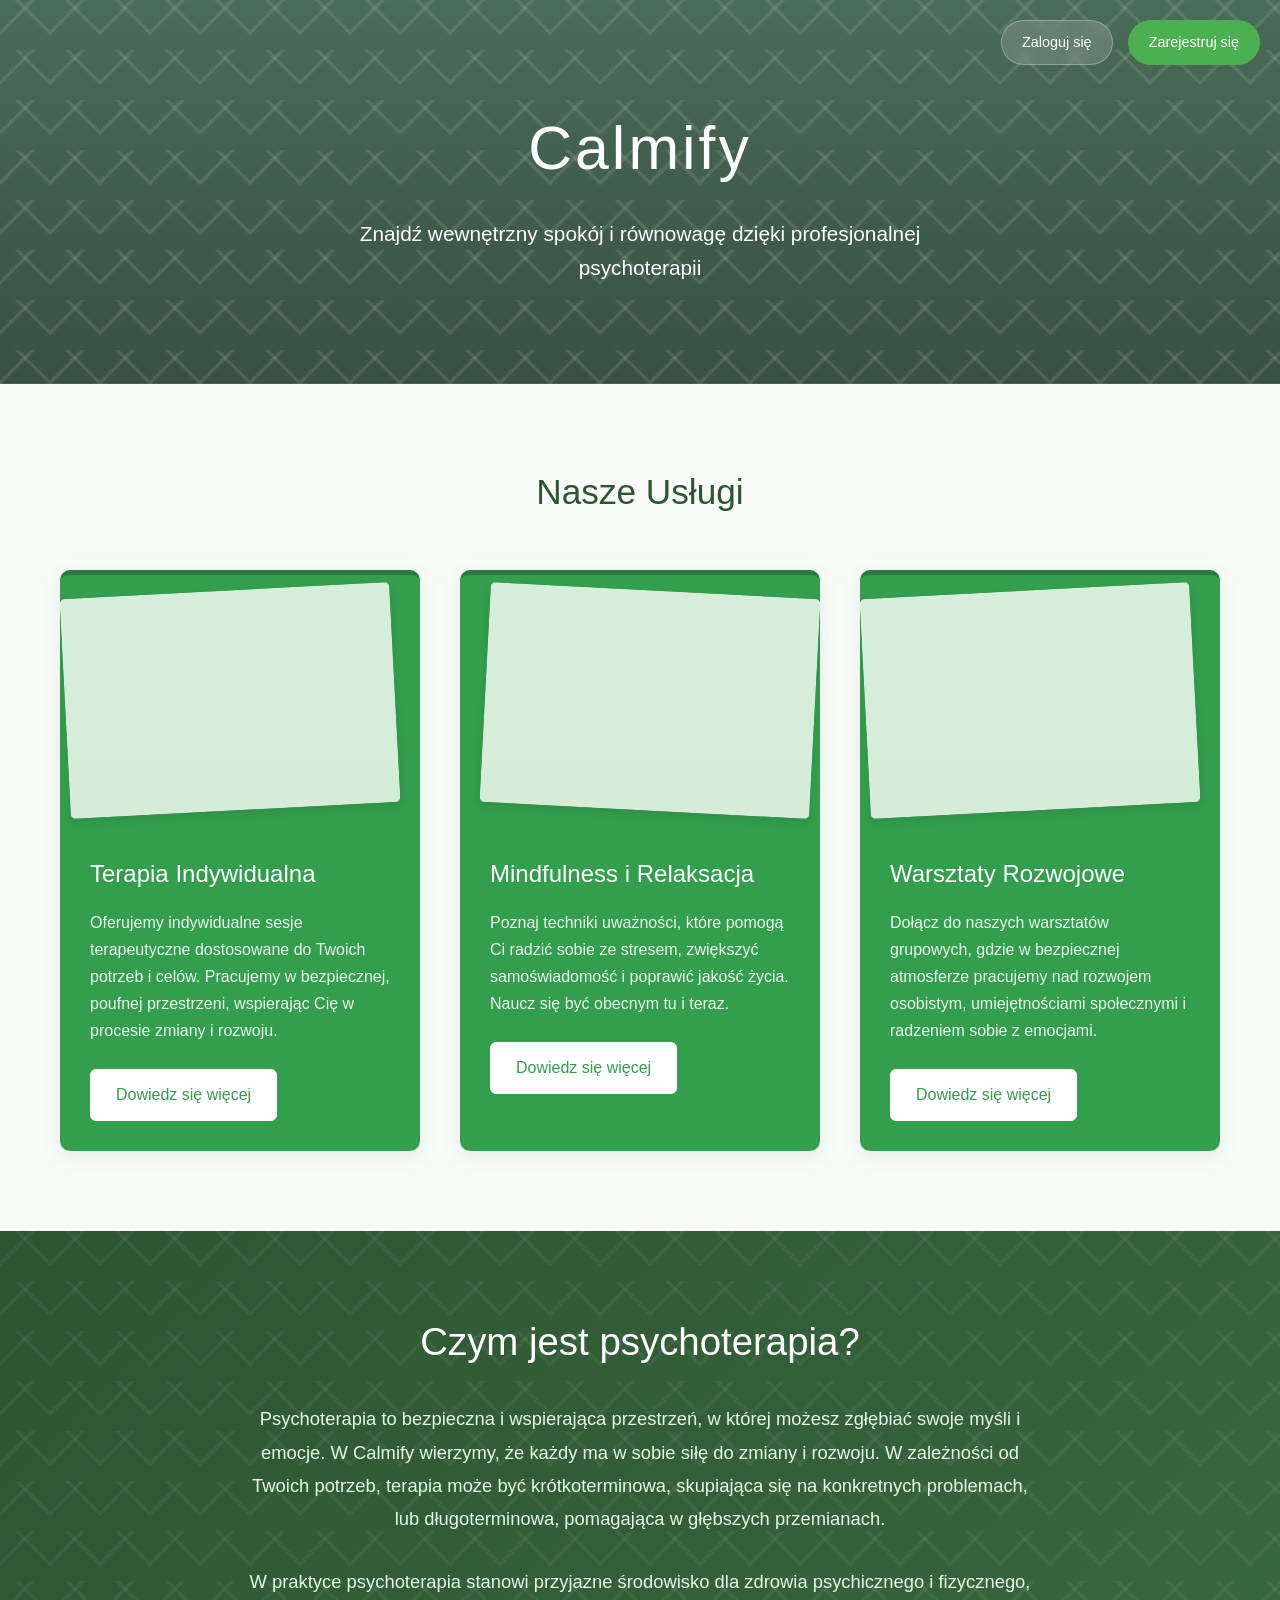
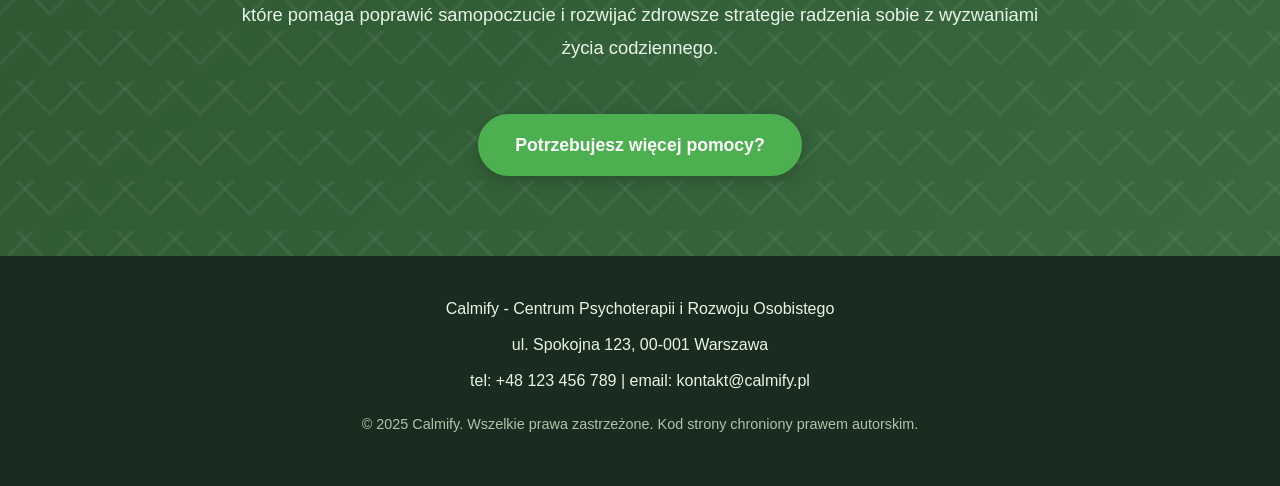
<file: index.html>
<!DOCTYPE html>
<html lang="pl">
  <head>
    <meta charset="UTF-8" />
    <meta name="viewport" content="width=device-width, initial-scale=1.0" />
    <title>Calmify - Psychoterapia i Rozwój Osobisty</title>
    <link
      rel="icon"
      type="image/svg+xml"
      href="data:image/svg+xml,%3Csvg xmlns='http://www.w3.org/2000/svg' viewBox='0 0 100 100'%3E%3Ccircle cx='50' cy='40' r='20' fill='%23339e4e' opacity='0.8'/%3E%3Ccircle cx='50' cy='40' r='15' fill='%232a7a3f'/%3E%3Cpath d='M35 60 L50 45 L65 60 L50 75 Z' fill='%23339e4e'/%3E%3Ccircle cx='50' cy='40' r='8' fill='%23ffffff'/%3E%3C/svg%3E"
    />
    <style>
      /* Reset i podstawowe style */
      * {
        margin: 0;
        padding: 0;
        box-sizing: border-box;
        font-family: "Segoe UI", Tahoma, Geneva, Verdana, sans-serif;
      }

      body {
        color: #2d3a2d;
        line-height: 1.6;
        background-color: #f8fbf8;
        min-height: 100vh;
        display: flex;
        flex-direction: column;
      }

      /* Sekcja nagłówka z tłem */
      .header-section {
        background: linear-gradient(
            rgba(44, 82, 59, 0.85),
            rgba(34, 62, 46, 0.9)
          ),
          url("https://images.unsplash.com/photo-1506905925346-21bda4d32df4?ixlib=rb-1.2.1&auto=format&fit=crop&w=1350&q=80");
        background-size: cover;
        background-position: center;
        color: white;
        padding: 100px 20px;
        text-align: center;
        position: relative;
        overflow: hidden;
      }

      .header-section::before {
        content: "";
        position: absolute;
        top: 0;
        left: 0;
        width: 100%;
        height: 100%;
        background: linear-gradient(
            45deg,
            transparent 65%,
            rgba(255, 255, 255, 0.1) 65%,
            rgba(255, 255, 255, 0.1) 70%,
            transparent 70%
          ),
          linear-gradient(
            -45deg,
            transparent 65%,
            rgba(255, 255, 255, 0.1) 65%,
            rgba(255, 255, 255, 0.1) 70%,
            transparent 70%
          );
        background-size: 50px 50px;
        pointer-events: none;
      }

      .header-section h1 {
        font-size: 3.8rem;
        margin-bottom: 20px;
        letter-spacing: 3px;
        font-weight: 300;
      }

      .header-section p {
        font-size: 1.3rem;
        max-width: 600px;
        margin: 0 auto;
        font-weight: 300;
      }

      /* Przyciski w prawym górnym rogu */
      .auth-buttons {
        position: absolute;
        top: 20px;
        right: 20px;
        display: flex;
        gap: 15px;
        z-index: 10;
      }

      .auth-button {
        padding: 10px 20px;
        border-radius: 50px;
        text-decoration: none;
        font-weight: 500;
        font-size: 0.9rem;
        transition: all 0.3s ease;
        border: 1px solid rgba(255, 255, 255, 0.3);
        color: white;
        background-color: rgba(255, 255, 255, 0.1);
        backdrop-filter: blur(5px);
      }

      .auth-button:hover {
        background-color: rgba(255, 255, 255, 0.2);
        transform: translateY(-2px);
      }

      .auth-button.login {
        background-color: rgba(255, 255, 255, 0.15);
      }

      .auth-button.register {
        background-color: #4caf50;
        border-color: #4caf50;
      }

      .auth-button.register:hover {
        background-color: #3d8b40;
      }

      /* Kontener główny */
      .container {
        max-width: 1200px;
        margin: 0 auto;
        padding: 0 20px;
        flex: 1;
      }

      /* Sekcja z gridem 3-kolumnowym */
      .grid-section {
        padding: 80px 0;
      }

      .section-title {
        text-align: center;
        margin-bottom: 50px;
        font-size: 2.2rem;
        color: #2c5530;
        font-weight: 400;
      }

      /* Grid 3-kolumnowy */
      .grid-3-columns {
        display: grid;
        grid-template-columns: repeat(3, 1fr);
        gap: 40px;
      }

      /* Karty w gridzie */
      .grid-card {
        background: #339e4e;
        border-radius: 10px;
        overflow: hidden;
        box-shadow: 0 5px 20px rgba(76, 118, 89, 0.1);
        transition: transform 0.3s ease, box-shadow 0.3s ease;
        border-top: 5px solid #2a7a3f;
        position: relative;
      }

      .grid-card:hover {
        transform: translateY(-10px);
        box-shadow: 0 15px 30px rgba(76, 118, 89, 0.2);
        background: #2a8a45;
      }

      .card-image {
        height: 220px;
        background-color: #e8f5e9;
        background-size: cover;
        background-position: center;
        opacity: 0.9;
        transform: rotate(-3deg) translateX(-10px);
        margin: 15px;
        border-radius: 5px;
        box-shadow: 0 4px 8px rgba(0, 0, 0, 0.1);
        transition: transform 0.3s ease;
      }

      .grid-card:nth-child(even) .card-image {
        transform: rotate(3deg) translateX(10px);
      }

      .grid-card:hover .card-image {
        transform: rotate(0) translateX(0);
        opacity: 1;
      }

      .card-content {
        padding: 30px;
      }

      .card-title {
        font-size: 1.5rem;
        margin-bottom: 15px;
        color: white;
        font-weight: 500;
      }

      .card-text {
        color: rgba(255, 255, 255, 0.9);
        margin-bottom: 25px;
        line-height: 1.7;
      }

      .card-button {
        display: inline-block;
        background-color: white;
        color: #339e4e;
        padding: 12px 25px;
        border-radius: 6px;
        text-decoration: none;
        font-weight: 500;
        transition: all 0.3s;
        border: 1px solid white;
      }

      .card-button:hover {
        background-color: transparent;
        color: white;
      }

      /* Sekcja informacyjna */
      .info-section {
        background: linear-gradient(135deg, #2c5530, #3a6940);
        color: white;
        padding: 80px 0;
        text-align: center;
        position: relative;
        overflow: hidden;
      }

      .info-section::before {
        content: "";
        position: absolute;
        top: 0;
        left: 0;
        width: 100%;
        height: 100%;
        background: linear-gradient(
            45deg,
            transparent 65%,
            rgba(255, 255, 255, 0.05) 65%,
            rgba(255, 255, 255, 0.05) 70%,
            transparent 70%
          ),
          linear-gradient(
            -45deg,
            transparent 65%,
            rgba(255, 255, 255, 0.05) 65%,
            rgba(255, 255, 255, 0.05) 70%,
            transparent 70%
          );
        background-size: 50px 50px;
        pointer-events: none;
      }

      .info-section h2 {
        font-size: 2.4rem;
        margin-bottom: 30px;
        font-weight: 400;
        position: relative;
        z-index: 1;
      }

      .info-section p {
        max-width: 800px;
        margin: 0 auto 30px;
        font-size: 1.15rem;
        color: #e8f5e9;
        line-height: 1.8;
        position: relative;
        z-index: 1;
      }

      /* Styl dla nowego przycisku */
      .help-button {
        display: inline-block;
        background-color: #4caf50;
        color: white;
        padding: 15px 35px;
        border-radius: 50px;
        text-decoration: none;
        font-weight: 600;
        font-size: 1.1rem;
        transition: all 0.3s ease;
        border: 2px solid #4caf50;
        margin-top: 20px;
        box-shadow: 0 4px 15px rgba(0, 0, 0, 0.2);
        position: relative;
        z-index: 1;
      }

      .help-button:hover {
        background-color: transparent;
        color: #4caf50;
        transform: translateY(-3px);
        box-shadow: 0 6px 20px rgba(0, 0, 0, 0.25);
      }

      /* Stopka */
      footer {
        background-color: #1a2c1f;
        color: #e8f5e9;
        text-align: center;
        padding: 40px 20px;
        margin-top: auto;
      }

      footer p {
        margin-bottom: 10px;
      }

      .copyright {
        font-size: 0.9rem;
        color: #a8c6a9;
        margin-top: 20px;
      }

      /* Responsywność */
      @media (max-width: 992px) {
        .grid-3-columns {
          grid-template-columns: repeat(2, 1fr);
        }

        .card-image {
          transform: rotate(-2deg) translateX(-5px);
        }

        .grid-card:nth-child(even) .card-image {
          transform: rotate(2deg) translateX(5px);
        }
      }

      @media (max-width: 768px) {
        .auth-buttons {
          position: static;
          justify-content: center;
          margin-bottom: 20px;
        }
      }

      @media (max-width: 576px) {
        .grid-3-columns {
          grid-template-columns: 1fr;
        }

        .header-section h1 {
          font-size: 2.8rem;
        }

        .header-section p {
          font-size: 1.1rem;
        }

        .help-button {
          padding: 12px 25px;
          font-size: 1rem;
        }

        .card-image {
          transform: rotate(0) translateX(0);
          margin: 10px;
        }

        .grid-card:nth-child(even) .card-image {
          transform: rotate(0) translateX(0);
        }

        .auth-buttons {
          flex-direction: column;
          align-items: center;
          gap: 10px;
        }

        .auth-button {
          width: 150px;
          text-align: center;
        }
      }
    </style>
  </head>
  <body>
    <!-- Sekcja nagłówka z tłem -->
    <section class="header-section">
      <!-- Przyciski logowania i rejestracji -->
      <div class="auth-buttons">
        <a href="logowanie.html" class="auth-button login">Zaloguj się</a>
        <a href="logowanie.html" class="auth-button register">Zarejestruj się</a>
      </div>

      <h1>Calmify</h1>
      <p>
        Znajdź wewnętrzny spokój i równowagę dzięki profesjonalnej psychoterapii
      </p>
    </section>

    <!-- Główna zawartość strony -->
    <div class="container">
      <!-- Sekcja z gridem 3-kolumnowym -->
      <section class="grid-section">
        <h2 class="section-title">Nasze Usługi</h2>

        <div class="grid-3-columns">
          <!-- Karta 1 -->
          <div class="grid-card">
            <div
              class="card-image"
              style="
                background-image: url('https://images.unsplash.com/photo-1573496359142-b8d87734a5a2?ixlib=rb-1.2.1&auto=format&fit=crop&w=634&q=80');
              "
            ></div>
            <div class="card-content">
              <h3 class="card-title">Terapia Indywidualna</h3>
              <p class="card-text">
                Oferujemy indywidualne sesje terapeutyczne dostosowane do Twoich
                potrzeb i celów. Pracujemy w bezpiecznej, poufnej przestrzeni,
                wspierając Cię w procesie zmiany i rozwoju.
              </p>
              <a href="#" class="card-button">Dowiedz się więcej</a>
            </div>
          </div>

          <!-- Karta 2 -->
          <div class="grid-card">
            <div
              class="card-image"
              style="
                background-image: url('https://images.unsplash.com/photo-1544367567-0f2fcb009e0b?ixlib=rb-1.2.1&auto=format&fit=crop&w=1220&q=80');
              "
            ></div>
            <div class="card-content">
              <h3 class="card-title">Mindfulness i Relaksacja</h3>
              <p class="card-text">
                Poznaj techniki uważności, które pomogą Ci radzić sobie ze
                stresem, zwiększyć samoświadomość i poprawić jakość życia. Naucz
                się być obecnym tu i teraz.
              </p>
              <a href="#" class="card-button">Dowiedz się więcej</a>
            </div>
          </div>

          <!-- Karta 3 -->
          <div class="grid-card">
            <div
              class="card-image"
              style="
                background-image: url('https://images.unsplash.com/photo-1519494026892-80bbd2d6fd0d?ixlib=rb-1.2.1&auto=format&fit=crop&w=1335&q=80');
              "
            ></div>
            <div class="card-content">
              <h3 class="card-title">Warsztaty Rozwojowe</h3>
              <p class="card-text">
                Dołącz do naszych warsztatów grupowych, gdzie w bezpiecznej
                atmosferze pracujemy nad rozwojem osobistym, umiejętnościami
                społecznymi i radzeniem sobie z emocjami.
              </p>
              <a href="#" class="card-button">Dowiedz się więcej</a>
            </div>
          </div>
        </div>
      </section>
    </div>

    <!-- Sekcja informacyjna -->
    <section class="info-section">
      <div class="container">
        <h2>Czym jest psychoterapia?</h2>
        <p>
          Psychoterapia to bezpieczna i wspierająca przestrzeń, w której możesz
          zgłębiać swoje myśli i emocje. W Calmify wierzymy, że każdy ma w sobie
          siłę do zmiany i rozwoju. W zależności od Twoich potrzeb, terapia może
          być krótkoterminowa, skupiająca się na konkretnych problemach, lub
          długoterminowa, pomagająca w głębszych przemianach.
        </p>
        <p>
          W praktyce psychoterapia stanowi przyjazne środowisko dla zdrowia
          psychicznego i fizycznego, które pomaga poprawić samopoczucie i
          rozwijać zdrowsze strategie radzenia sobie z wyzwaniami życia
          codziennego.
        </p>

        <!-- Nowy przycisk -->
       <a href="help.html" class="help-button">Potrzebujesz więcej pomocy?</a>
      </div>
    </section>

    <!-- Stopka -->
    <footer>
      <div class="container">
        <p>Calmify - Centrum Psychoterapii i Rozwoju Osobistego</p>
        <p>ul. Spokojna 123, 00-001 Warszawa</p>
        <p>tel: +48 123 456 789 | email: kontakt@calmify.pl</p>
        <p class="copyright">
          © 2025 Calmify. Wszelkie prawa zastrzeżone. Kod strony chroniony
          prawem autorskim.
        </p>
      </div>
    </footer>
  </body>
</html>
</file>
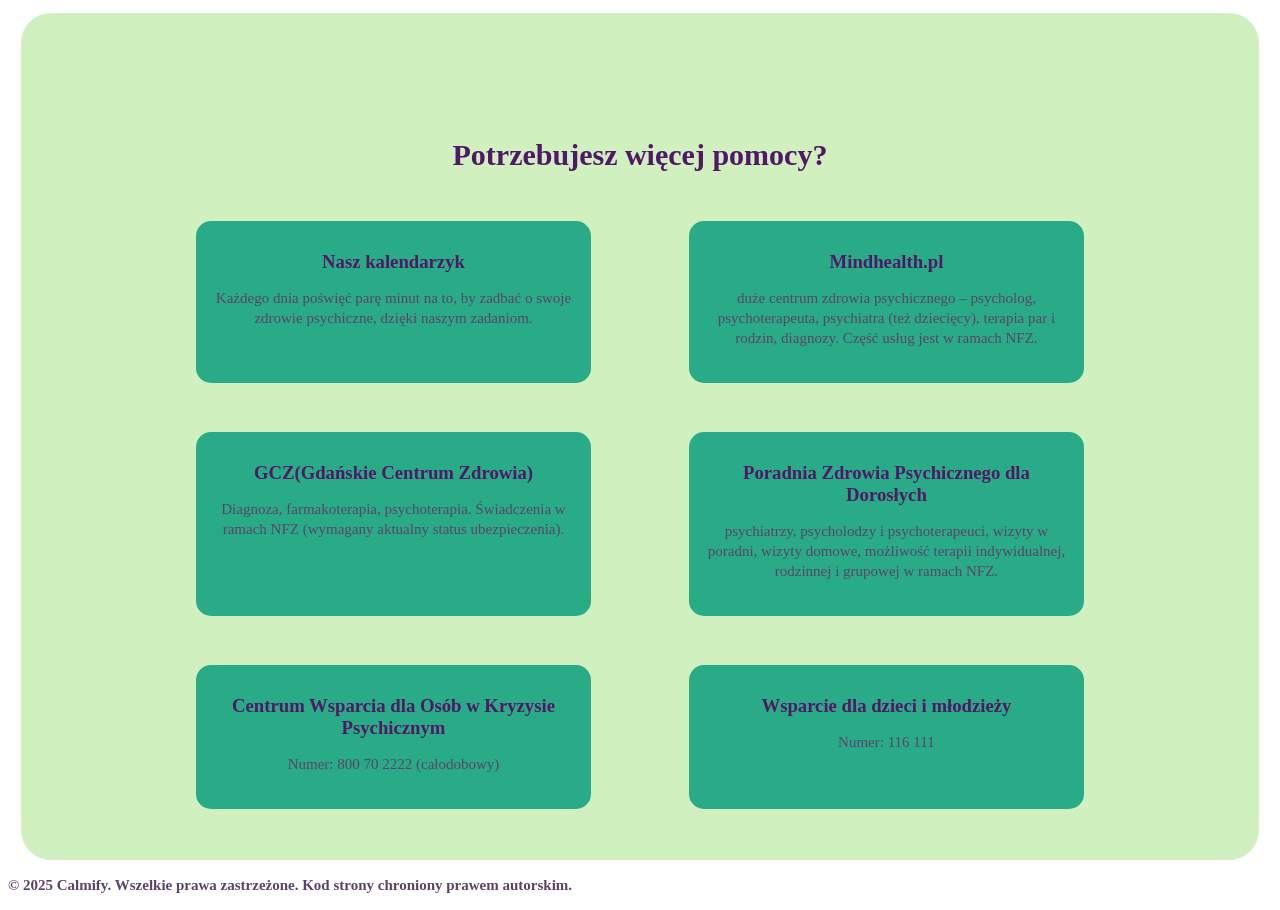
<file: help.html>
<!DOCTYPE html>
 <html lang="pl">
 <head>
    <meta charset="UTF-8">
    <meta name="viewport" content="width=device-width, initial-scale=1.0">
    <title>Pomoc</title>
    <style>
        .offers {
    text-align: center;
    padding-left: 10%;
    padding-right:10%;
    background-color: #d0f0c0;
    padding-top: 100px;
    height: fit-content;
    width: 78%;
    padding-bottom: 4%;
    margin: 1%;
    border-radius: 30px;
}
.row {
    margin-top: 5%;
    display: flex;
    justify-content: space-around;
}
a{
    text-decoration: none;
}
h3 {
    text-align: center;
    font-weight: 600;
    margin: 10px 0;
    color: #501866;
}
.col {
    flex-basis: 40%;
    background: #29ab87;
    border-radius: 15px;
    padding: 20px 12px;
    box-sizing: border-box;
    transition: 0.5s;

}

.col:hover {
    box-shadow: 0 0 20px 0px rgba(0, 0, 0, 0.2);
}
p {
    color: #5b4469;
    font-size: 15px;
    font-weight: 300;
    line-height: 20px;
}
    </style>
 </head>
 <body>
    <section class="offers" id="offers">
        <h1 style="color:#501866; font-size: 30px;">Potrzebujesz więcej pomocy?</h1>

        <div class="row">
            <a class="col" href="kalendarz.html">
                <div>
                    <h3>Nasz kalendarzyk</h3>
                    <p>Każdego dnia poświęć parę minut na to, by zadbać o swoje zdrowie psychiczne, dzięki naszym zadaniom.</p>
                </div>
            </a>
            <a class="col" href="https://mindhealth.pl/">
                <div>
                    <h3>Mindhealth.pl</h3>
                    <p>duże centrum zdrowia psychicznego – psycholog, psychoterapeuta, psychiatra (też dziecięcy), terapia par i rodzin, diagnozy. Część usług jest w ramach NFZ. </p>
                </div>
            </a>
        </div>
        <div class="row">
            <a class="col" href="https://gcz.com.pl/">
                <div>
                    <h3>GCZ(Gdańskie Сentrum Zdrowia)</h3>
                    <p>Diagnoza, farmakoterapia, psychoterapia. Świadczenia w ramach NFZ (wymagany aktualny status ubezpieczenia).</p>
                </div>
            </a>
            <a class="col" href="https://wsp-bilikiewicz.pl/">
                <div>
                    <h3>Poradnia Zdrowia Psychicznego dla Dorosłych</h3>
                    <p>psychiatrzy, psycholodzy i psychoterapeuci, wizyty w poradni, wizyty domowe, możliwość terapii indywidualnej, rodzinnej i grupowej w ramach NFZ.</p>
                </div>
            </a>
        </div>
        <div class="row">
            <a class="col" href="">
                <div>
                    <h3>Centrum Wsparcia dla Osób w Kryzysie Psychicznym</h3>
                    <p>Numer: 800 70 2222 (całodobowy)</p>
                </div>
            </a>
            <a class="col" href="https://116111.pl/">
                <div>
                    <h3>Wsparcie dla dzieci i młodzieży</h3>
                    <p>Numer: 116 111</p>
                </div>
            </a>
        </div>
    </section>
    <div id="copyright">
        <p><strong>© 2025 Calmify. Wszelkie prawa zastrzeżone. Kod strony chroniony
          prawem autorskim.</strong></p>
    </div>
 </body>

 </html>
</file>
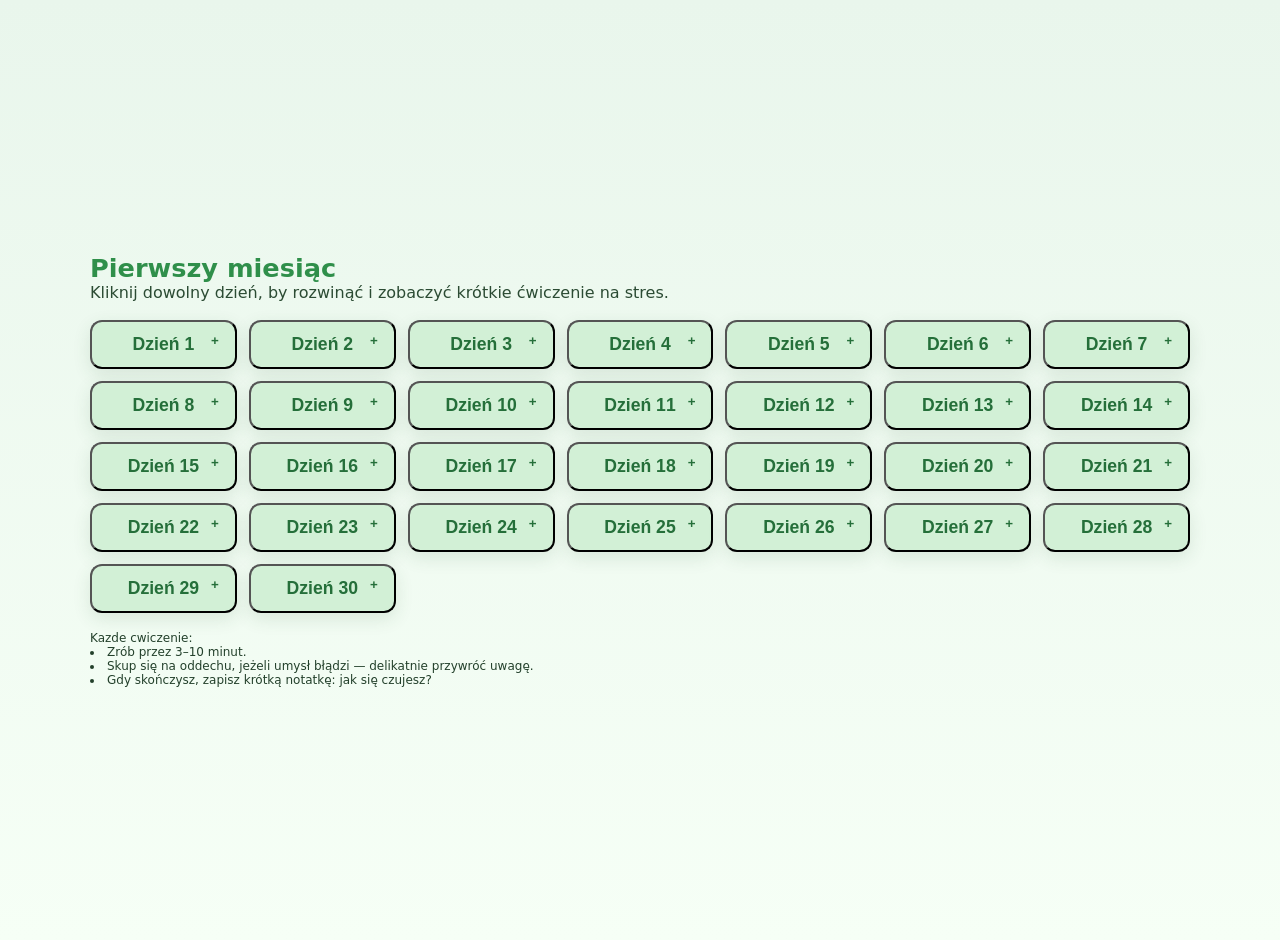
<file: kalendarz.html>
<!doctype html>
<html lang="pl">
<head>
  <meta charset="utf-8" />
  <meta name="viewport" content="width=device-width,initial-scale=1" />
  <title>Kalendarz Anstystresowy</title>
  <style>
    :root{
      --green-1:#e9f6ec;
      --green-2:#d2f0d6;
      --accent:#2f8f4a;
      --accent-dark:#256f3a;
      --card-shadow: 0 6px 18px rgba(38,89,46,0.12);
      --radius:12px;
      --max-width:1100px;
      font-family: Inter, ui-sans-serif, system-ui, -apple-system, "Segoe UI", Roboto, "Helvetica Neue", Arial;
    }
    body{background:linear-gradient(180deg,var(--green-1),#f6fff6);display:flex;align-items:center;justify-content:center;min-height:100vh;margin:20px}
    .wrap{width:100%;max-width:var(--max-width);}
    header{display:flex;align-items:center;justify-content:space-between;margin-bottom:18px}
    h1{color:var(--accent);margin:0;font-size:1.6rem}
    p.lead{margin:0;color:#2b4b33}

    .calendar{display:grid;grid-template-columns:repeat(7,1fr);gap:12px}
    .day{background:var(--green-2);border-radius:var(--radius);padding:12px;box-shadow:var(--card-shadow);cursor:pointer;transition:transform .15s ease, box-shadow .15s ease;position:relative;overflow:hidden}
    .day:hover{transform:translateY(-4px)}
    .day .num{font-weight:700;color:var(--accent-dark);font-size:1.1rem}
    .day .title{display:none;}
    .panel{max-height:0;overflow:hidden;transition:max-height .28s ease, padding .18s ease;}
    .day.open{grid-column:auto;background:white}
    .day.open .panel{padding-top:10px;max-height:1200px}
    .exercise{ text-align: center;background:#f7fff7;border-radius:10px;padding:10px;border:1px solid rgba(37,111,58,0.06)}
    .exercise h4{margin:0 0 8px 0;color:var(--accent)}
    .exercise p{margin:0 0 8px 0;color:#355f3d}
    .exercise ol{margin:8px 0 0 18px;color:#355f3d}

    /* responsive */
    @media (max-width:760px){
      .calendar{grid-template-columns:repeat(3,1fr)}
    }
    @media (max-width:420px){
      .calendar{grid-template-columns:repeat(2,1fr)}
      h1{font-size:1.2rem}
    }

    footer{margin-top:16px;color:#23402b;font-size:0.9rem}

    /* small helper style for close button */
    .toggle-btn{position:absolute;right:10px;top:10px;background:transparent;border:none;color:var(--accent-dark);font-weight:700}
  .day.open .title{display:block;}
  </style>
</head>
<body>
  <div class="wrap">
    <header>
      <div>
        <h1>Pierwszy miesiąc</h1>
        <p class="lead">Kliknij dowolny dzień, by rozwinąć i zobaczyć krótkie ćwiczenie na stres.</p>
      </div>
      <div style="text-align:right;color:#2b4b33;font-size:0.9rem"></div>
    </header>

    <main>
      <div class="calendar" id="calendar">
        <!-- days inserted by JS -->
      </div>
    </main>

    <footer>
      <small>Kazde cwiczenie:
   <li>Zrób przez 3–10 minut.</li>
   <li>Skup się na oddechu, jeżeli umysł błądzi — delikatnie przywróć uwagę.</li>
   <li>Gdy skończysz, zapisz krótką notatkę: jak się czujesz?</li></small>
    </footer>
  </div>

  <script>
    const exercises = [
      {title:'Oddech 4-4-4', text:'Weź 6-8 głębokich oddechów. Wdech 4 sekundy, przytrzymaj 4, wydech 4.'},
      {title:'Skanowanie ciała', text:'Skup się kolejno na stopach, łydkach, udach... rozluźniając każdą część po 5–10 s.'},
      {title:'Spacer uważny', text:'Wyjdź na 10 min spaceru, zwracaj uwagę na kroki i oddech.'},
      {title:'Progresywne napinanie', text:'Napnij mięśnie całego ciała przez 6 s, potem rozluźnij — powtórz 3x.'},
      {title:'Zapis 3 rzeczy', text:'Zapisz 3 rzeczy, za które dziś jesteś wdzięczny.'},
      {title:'Mini medytacja 5 min', text:'Ustaw timer na 5 min i obserwuj oddech bez oceniania.'},
      {title:'Ćwiczenia rozciągające', text:'Szybki zestaw: szyja, ramiona, klatka, biodra — 5 min.'},
      {title:'Oddychanie przeponowe', text:'Połóż rękę na brzuchu, wdech nosem tak by brzuch się uniósł, wydech ustami.'},
      {title:'Technika 5-4-3-2-1', text:'Wymień 5 rzeczy, które widzisz, 4 których dotykasz, 3 do słyszenia, 2 do powąchania, 1 do smaku.'},
      {title:'Krótka gimnastyka', text:'Seria pajacyków, przysiadów i skrętów tułowia — 3 minuty.'},
      {title:'Muzyka relaksacyjna', text:'Włącz ulubioną spokojną piosenkę i skup się na instrumentach.'},
      {title:'Rysunek bez celu', text:'Weź kartkę i rysuj swobodnie przez 10 minut.'},
      {title:'Technika pudełka (box breathing)', text:'Wdech 4s, zatrzymaj 4s, wydech 4s, zatrzymaj 4s — 6 rund.'},
      {title:'Krótka przerwa od ekranu', text:'Odłóż telefon na 15 minut; zrób parę głębokich oddechów.'},
      {title:'Afirmacje', text:'Powiedz na głos 3 pozytywne zdania o sobie.'},
      {title:'Joga na krześle', text:'Kilka prostych pozycji siedzących — szyja, ramiona, skręty tułowia.'},
      {title:'Uwaga na zmysły', text:'Skoncentruj się przez 2 minuty na jednym zmysle — słuchaniu.'},
      {title:'List do siebie', text:'Napisz krótki, wspierający list do siebie na przyszłość.'},
      {title:'Aromaterapia', text:'Użyj zapachu (olejek/cytryna/herbata) i oddychaj powoli.'},
      {title:'Pauza 1 minuty', text:'Zamknij oczy i po prostu bądź przez 60 sekund.'},
      {title:'Ćwiczenia oczu', text:'Patrz w dal 20s, potem skup blisko, powtórz 5x.'},
      {title:'Zapis myśli', text:'Wypisz na kartce wszystkie natrętne myśli — uwolnij je z głowy.'},
      {title:'Świadome jedzenie', text:'Zjedz małą przekąskę powoli, odnajdując każdy smak.'},
      {title:'Rozciąganie pleców', text:'Delikatne skręty i skłony — 5 minut.'},
      {title:'Rytuał oddechowy przed snem', text:'Trójstopniowy oddech: powoli wydłużaj wydech.'},
      {title:'Krótkie cold splash', text:'Zimna woda na nadgarstki lub twarz (30s) — odświeża.'},
      {title:'Słowa uznania', text:'Powiedz komuś "dziękuję" albo pochwól kogoś na głos.'},
      {title:'Wizualizacja', text:'Wyobraź sobie spokojne miejsce przez 3–5 minut.'},
      {title:'Skrzynka narzędzi emocji', text:'Zapisz 3 rzeczy, które pomagają ci się uspokoić — trzy opcje na później.'},
      {title:'Oddychanie 7-11', text:'Wdech 4s, wydech 6–8s (lub 7/11 rytm) — 5 powtórzeń.'}
    ];

    const calendarEl = document.getElementById('calendar');

    // create 30 day cards
    for(let i=1;i<=30;i++){
      const day = document.createElement('button');
      day.className='day';
      day.setAttribute('aria-expanded','false');
      day.innerHTML = `
        <div class="num">Dzień ${i}</div>
        <div class="title">${exercises[i-1].title}</div>
        <button class="toggle-btn" aria-hidden>+</button>
        <div class="panel" role="region">
          <div class="exercise">
            <h4>${exercises[i-1].title}</h4>
            <p>${exercises[i-1].text}</p>
            
          </div>
        </div>
      `;

      // click handler
      day.addEventListener('click', (e)=>{
        // don't let inner button steal focus
        if(e.target.classList.contains('toggle-btn')) return;
        const alreadyOpen = day.classList.contains('open');
        // close others
        document.querySelectorAll('.day.open').forEach(d=>{
          if(d!==day){ d.classList.remove('open'); d.setAttribute('aria-expanded','false'); d.querySelector('.toggle-btn').textContent='+'; }
        });
        if(alreadyOpen){
          day.classList.remove('open');
          day.setAttribute('aria-expanded','false');
          day.querySelector('.toggle-btn').textContent='+';
        } else {
          day.classList.add('open');
          day.setAttribute('aria-expanded','true');
          day.querySelector('.toggle-btn').textContent='−';
          // scroll into view nicely
          setTimeout(()=>day.scrollIntoView({behavior:'smooth',block:'center'}),180);
        }
      });

      // allow toggle button to close/open as well
      day.querySelector('.toggle-btn').addEventListener('click',(e)=>{
        e.stopPropagation();
        day.click();
      });

      calendarEl.appendChild(day);
    }
  </script>
</body>
</html>
</file>
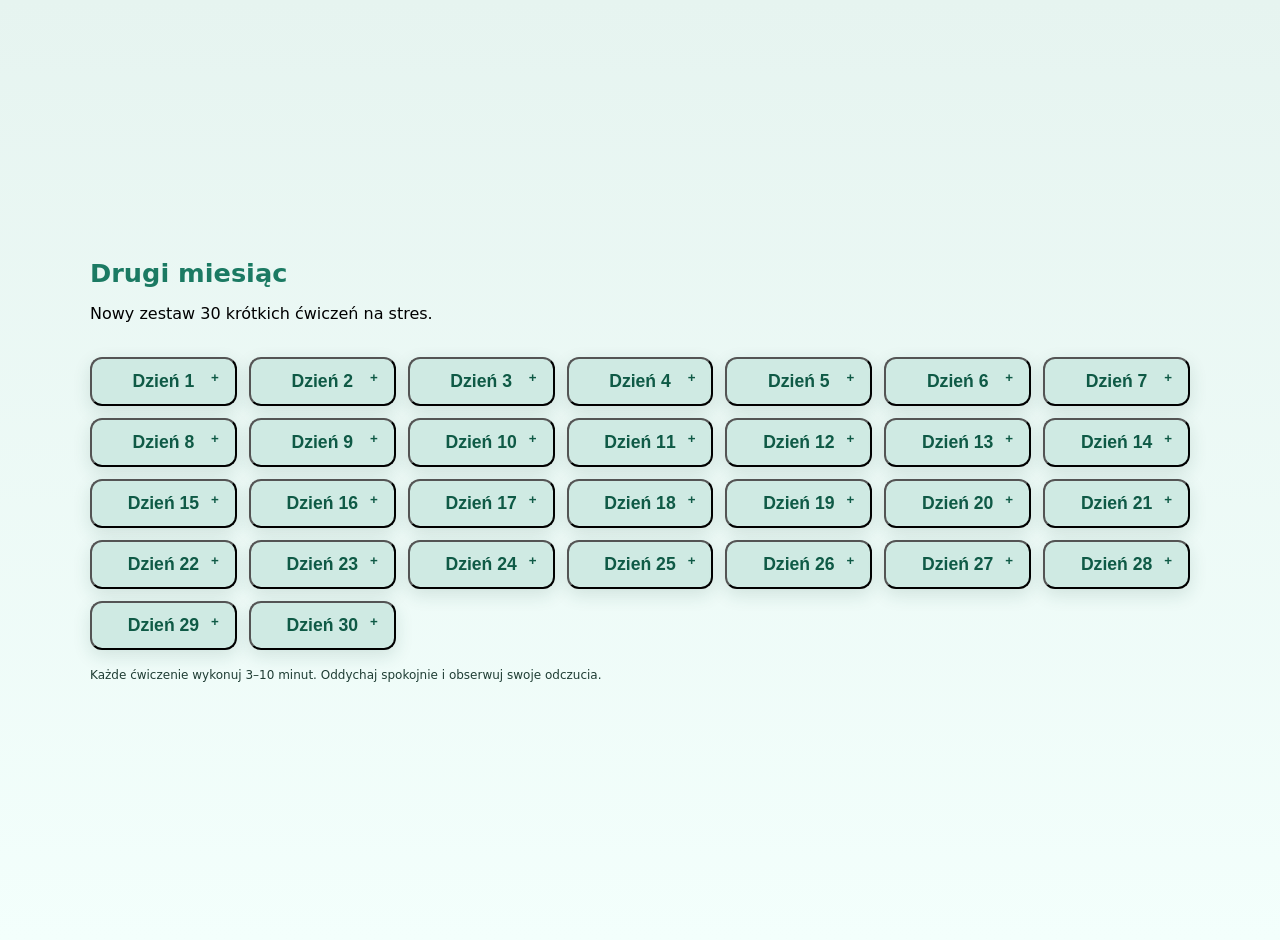
<file: kalendarz_miesiac_2.html>
<!doctype html>
<html lang="pl">
<head>
  <meta charset="utf-8" />
  <meta name="viewport" content="width=device-width,initial-scale=1" />
  <title>Kalendarz Antystresowy – Miesiąc 2</title>
  <style>
    :root{
      --green-1:#e6f4f0;
      --green-2:#cfeae3;
      --accent:#1b7a63;
      --accent-dark:#0f5a46;
      --card-shadow: 0 6px 18px rgba(25,85,70,0.14);
      --radius:12px;
      --max-width:1100px;
      font-family: Inter, ui-sans-serif, system-ui, -apple-system, "Segoe UI", Roboto, "Helvetica Neue", Arial;
    }
    body{background:linear-gradient(180deg,var(--green-1),#f3fffc);display:flex;align-items:center;justify-content:center;min-height:100vh;margin:20px}
    .wrap{width:100%;max-width:var(--max-width);}    
    header{display:flex;align-items:center;justify-content:space-between;margin-bottom:18px}
    h1{color:var(--accent);margin:0;font-size:1.6rem}

    .calendar{display:grid;grid-template-columns:repeat(7,1fr);gap:12px}
    .day{background:var(--green-2);border-radius:var(--radius);padding:12px;box-shadow:var(--card-shadow);cursor:pointer;transition:transform .15s ease, box-shadow .15s ease;position:relative;overflow:hidden}
    .day:hover{transform:translateY(-4px)}
    .day .num{font-weight:700;color:var(--accent-dark);font-size:1.1rem}
    .day .title{display:none;}
    .panel{max-height:0;overflow:hidden;transition:max-height .28s ease, padding .18s ease;}
    .day.open{grid-column:auto;background:white}
    .day.open .panel{padding-top:10px;max-height:1200px}
    .exercise{ text-align: center;background:#f7fffc;border-radius:10px;padding:10px;border:1px solid rgba(15,90,70,0.06)}
    .exercise h4{margin:0 0 8px 0;color:var(--accent)}
    .exercise p{margin:0 0 8px 0;color:#244d41}

    @media (max-width:760px){ .calendar{grid-template-columns:repeat(3,1fr)} }
    @media (max-width:420px){ .calendar{grid-template-columns:repeat(2,1fr)} h1{font-size:1.2rem} }

    footer{margin-top:16px;color:#1f3d34;font-size:0.9rem}

    .toggle-btn{position:absolute;right:10px;top:10px;background:transparent;border:none;color:var(--accent-dark);font-weight:700}
    .day.open .title{display:block;}
  </style>
</head>
<body>
  <div class="wrap">
    <header>
      <div>
        <h1>Drugi miesiąc</h1>
        <p class="lead">Nowy zestaw 30 krótkich ćwiczeń na stres.</p>
      </div>
    </header>

    <main>
      <div class="calendar" id="calendar"></div>
    </main>

    <footer>
      <small>Każde ćwiczenie wykonuj 3–10 minut. Oddychaj spokojnie i obserwuj swoje odczucia.</small>
    </footer>
  </div>

  <script>
    const exercises = [
      {title:'Oddech naprzemienny (Nadi Shodhana)', text:'Oddychaj na przemian prawą i lewą dziurką nosa — 6 cykli.'},
      {title:'Mikromedytacja 2-min', text:'Ustaw timer i skup się wyłącznie na przepływie oddechu.'},
      {title:'Rozluźnianie barków', text:'Wznieś barki do góry, opuść z wydechem — 10 powtórzeń.'},
      {title:'Pauza „STOP”', text:'Zatrzymaj się, Weź oddech, Obserwuj, Przej dalej świadomie.'},
      {title:'Uziemianie przez stopy', text:'Stań i poczuj ciężar ciała na stopach — 1–2 min.'},
      {title:'Liczenie oddechów', text:'Policz 10 oddechów, wracając do 1 gdy się rozproszysz.'},
      {title:'Mini-joga: kot–krowa', text:'Powolne ruchy kręgosłupa przez 2 minuty.'},
      {title:'Relaks dłoni', text:'Delikatnie masuj dłonie i palce — po 30s każda.'},
      {title:'Oddech z dłonią na sercu', text:'Połóż dłoń na klatce piersiowej i oddychaj spokojnie.'},
      {title:'Technika „myśl jak chmura”', text:'Wyobrażaj sobie myśli jako chmury przepływające po niebie.'},
      {title:'Rozciąganie szyi', text:'Powolne skłony i obroty — 2 minuty.'},
      {title:'Skan dźwięków', text:'Skup się na wszystkich dźwiękach bez oceniania ich.'},
      {title:'Szybki taniec 1 minuta', text:'Poruszaj się swobodnie, żeby rozładować napięcie.'},
      {title:'Symetryczne oddychanie', text:'Wdech 5s, wydech 5s — 8 cykli.'},
      {title:'Dziennik emocji', text:'Zapisz jedną emocję i jej możliwą przyczynę.'},
      {title:'Chwila wdzięczności', text:'Pomyśl o jednej miłej rzeczy z dziś i uśmiechnij się.'},
      {title:'Otwieranie klatki piersiowej', text:'Delikatne rozciąganie z rękami za plecami.'},
      {title:'Spacer sensoryczny', text:'Podczas krótkiego spaceru zauważ 3 kolory i 3 dźwięki.'},
      {title:'Krótkie Qigong', text:'Powolne krążenia ramion i głębokie oddechy.'},
      {title:'Rozciąganie nóg', text:'Skłony do nóg i lekkie rozciąganie 1–2 min.'},
      {title:'Technika ciepło–zimno', text:'Ogrzej dłonie, a potem ochłodź – poczuj różnicę.'},
      {title:'Oddech 3-6', text:'Wdech 3s, wydech 6s — wydłużony wydech uspokaja.'},
      {title:'Regulacja ramion', text:'Kilka powolnych krążeń przód–tył.'},
      {title:'Chwila ciszy', text:'Siądź bez ruchu przez 1 minutę.'},
      {title:'Obserwacja myśli', text:'Zauważ myśli jak obiekty — bez reagowania.'},
      {title:'Mini–relaks brzucha', text:'Oddychaj tak, by brzuch miękko unosił się i opadał.'},
      {title:'Krótka przerwa kreatywna', text:'Narysuj drobną figurę lub wzór intuicyjnie.'},
      {title:'Masaż karku', text:'Delikatnie rozmasuj kark przez 1–2 minuty.'},
      {title:'Oddech z afirmacją', text:'Wdech: „spokój”, wydech: „puszczam napięcie”.'},
      {title:'Wizualizacja miejsca mocy', text:'Wyobraź sobie miejsce, w którym czujesz pełen spokój.'}
    ];

    const calendarEl = document.getElementById('calendar');

    for(let i=1;i<=30;i++){
      const day = document.createElement('button');
      day.className='day';
      day.setAttribute('aria-expanded','false');
      day.innerHTML = `
        <div class="num">Dzień ${i}</div>
        <div class="title">${exercises[i-1].title}</div>
        <button class="toggle-btn" aria-hidden>+</button>
        <div class="panel" role="region">
          <div class="exercise">
            <h4>${exercises[i-1].title}</h4>
            <p>${exercises[i-1].text}</p>
          </div>
        </div>`;

      day.addEventListener('click', (e)=>{
        if(e.target.classList.contains('toggle-btn')) return;
        const alreadyOpen = day.classList.contains('open');

        document.querySelectorAll('.day.open').forEach(d=>{
          if(d!==day){ d.classList.remove('open'); d.setAttribute('aria-expanded','false'); d.querySelector('.toggle-btn').textContent='+'; }
        });

        if(alreadyOpen){
          day.classList.remove('open');
          day.setAttribute('aria-expanded','false');
          day.querySelector('.toggle-btn').textContent='+';
        } else {
          day.classList.add('open');
          day.setAttribute('aria-expanded','true');
          day.querySelector('.toggle-btn').textContent='−';
          setTimeout(()=>day.scrollIntoView({behavior:'smooth',block:'center'}),180);
        }
      });

      day.querySelector('.toggle-btn').addEventListener('click',(e)=>{
        e.stopPropagation();
        day.click();
      });

      calendarEl.appendChild(day);
    }
  </script>
</body>
</html>
</file>
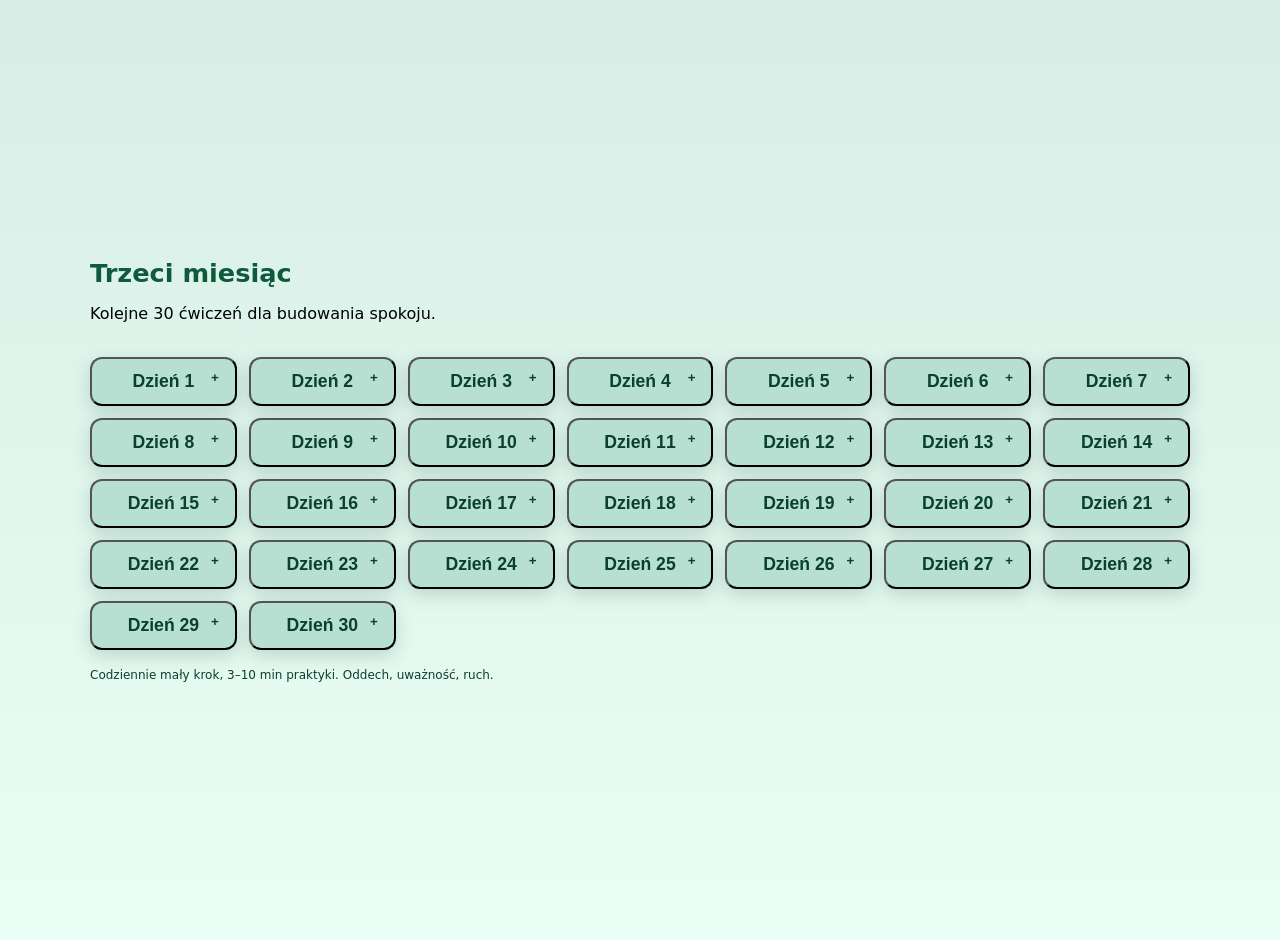
<file: kalendarz_miesiac_3.html>
<!doctype html>
<html lang="pl">
<head>
  <meta charset="utf-8" />
  <meta name="viewport" content="width=device-width,initial-scale=1" />
  <title>Kalendarz Antystresowy – Miesiąc 3</title>
  <style>
    :root{
      --green-1:#d7eee6;
      --green-2:#b8e0d2;
      --accent:#0f5a3e;
      --accent-dark:#09412c;
      --card-shadow: 0 6px 18px rgba(9,65,44,0.18);
      --radius:12px;
      --max-width:1100px;
      font-family: Inter, ui-sans-serif, system-ui, -apple-system, "Segoe UI", Roboto, "Helvetica Neue", Arial;
    }

    body{background:linear-gradient(180deg,var(--green-1),#e9fef4);display:flex;align-items:center;justify-content:center;min-height:100vh;margin:20px}
    .wrap{width:100%;max-width:var(--max-width);}    
    header{display:flex;align-items:center;justify-content:space-between;margin-bottom:18px}
    h1{color:var(--accent);margin:0;font-size:1.6rem}

    .calendar{display:grid;grid-template-columns:repeat(7,1fr);gap:12px}
    .day{background:var(--green-2);border-radius:var(--radius);padding:12px;box-shadow:var(--card-shadow);cursor:pointer;transition:transform .15s ease, box-shadow .15s ease;position:relative;overflow:hidden}
    .day:hover{transform:translateY(-4px)}
    .day .num{font-weight:700;color:var(--accent-dark);font-size:1.1rem}
    .day .title{display:none;}
    .panel{max-height:0;overflow:hidden;transition:max-height .28s ease, padding .18s ease;}
    .day.open{grid-column:auto;background:white}
    .day.open .panel{padding-top:10px;max-height:1200px}
    .exercise{ text-align: center;background:#f6fffa;border-radius:10px;padding:10px;border:1px solid rgba(9,65,44,0.08)}
    .exercise h4{margin:0 0 8px 0;color:var(--accent)}
    .exercise p{margin:0 0 8px 0;color:#103d2e}

    @media (max-width:760px){ .calendar{grid-template-columns:repeat(3,1fr)} }
    @media (max-width:420px){ .calendar{grid-template-columns:repeat(2,1fr)} h1{font-size:1.2rem} }

    footer{margin-top:16px;color:#103d2e;font-size:0.9rem}

    .toggle-btn{position:absolute;right:10px;top:10px;background:transparent;border:none;color:var(--accent-dark);font-weight:700}
    .day.open .title{display:block;}
  </style>
</head>
<body>
  <div class="wrap">
    <header>
      <div>
        <h1>Trzeci miesiąc</h1>
        <p class="lead">Kolejne 30 ćwiczeń dla budowania spokoju.</p>
      </div>
    </header>

    <main>
      <div class="calendar" id="calendar"></div>
    </main>

    <footer>
      <small>Codziennie mały krok, 3–10 min praktyki. Oddech, uważność, ruch.</small>
    </footer>
  </div>

  <script>
    const exercises = [
      {title:'Oddychanie falowe', text:'Wyobrażaj sobie oddech jak falę unoszącą i opuszczającą ciało.'},
      {title:'Relaks szczęki', text:'Rozluźnij szczękę, opuść język, zrób 5 spokojnych oddechów.'},
      {title:'Powolny stretching ramion', text:'Unieś ramiona i opuść je z wydechem — 12x.'},
      {title:'Skan emocji', text:'Zauważ: co dokładnie teraz czuję? Nazwij emocję.'},
      {title:'Rozciąganie boczne', text:'Delikatne skłony w bok — po 30 sekund.'},
      {title:'Wydech kojący', text:'Oddychaj tak, by wydech był 2x dłuższy niż wdech.'},
      {title:'Uważne picie', text:'Weź łyk napoju, poczuj temperaturę i smak powoli.'},
      {title:'Wytrząsanie napięcia', text:'Strząśnij lekko ręce i nogi przez 30–60s.'},
      {title:'Patrzenie w dal', text:'Oderwij oczy od ekranu i patrz w odległy punkt przez 20–30s.'},
      {title:'Uspokajanie brzucha', text:'Połóż dłoń na brzuchu i oddychaj do środka — 10 oddechów.'},
      {title:'Rozciąganie kręgosłupa', text:'Powolne skręty i wyciąganie do góry.'},
      {title:'Obserwacja przestrzeni', text:'Rozejrzyj się i zauważ 5 rzeczy o spokojnych kolorach.'},
      {title:'Uważne kroki', text:'Przejdź 20 kroków, czując kontakt stóp z podłożem.'},
      {title:'Mini uspokojenie dłoni', text:'Złóż dłonie i poczuj ich ciepło.'},
      {title:'Świadoma pauza', text:'Zrób przerwę, weź 3 głębokie oddechy.'},
      {title:'Rozciąganie klatki', text:'Otwórz szeroko klatkę piersiową — 5 powolnych oddechów.'},
      {title:'Technika „łagodna uwaga”', text:'Zauważ myśl i delikatnie wróć do oddechu.'},
      {title:'Chwilowy masaż skroni', text:'Koliste ruchy przez 30–40 sekund.'},
      {title:'Mikroprzerwa na wodę', text:'Napij się powoli, obserwując ruch dłoni i oddechu.'},
      {title:'Ciche siedzenie', text:'Usiądź na 1–2 min bez ruchu i obserwuj ciało.'},
      {title:'Powolne krążenia głowy', text:'Bardzo łagodne, powolne ruchy szyi.'},
      {title:'Skupienie na jednym dźwięku', text:'Wybierz dźwięk i śledź go przez kilkanaście sekund.'},
      {title:'Rozciąganie łydek', text:'Delikatne przytrzymanie pozycji przez 20–30s.'},
      {title:'Oddech „zawiasowy”', text:'Wydech przez lekko uchylone usta, wdech nosem — 8 cykli.'},
      {title:'Odpuszczanie ramion', text:'Podnieś ramiona do góry i „upuść” je z wydechem.'},
      {title:'Rozgrzewanie dłoni', text:'Pocieraj dłonie, aż poczujesz ciepło.'},
      {title:'Uważny dotyk', text:'Dotknij czegoś w pobliżu i zbadaj fakturę.'},
      {title:'Oddech kwadratowy 3-3-3-3', text:'Wdech 3s, zatrzymanie 3s, wydech 3s, zatrzymanie 3s — 5 rund.'},
      {title:'Wyobrażenie ciężaru', text:'Poczuj, jak ciało staje się cięższe i bardziej stabilne.'},
      {title:'Wdzięczność za chwilę', text:'Nazwij jedną rzecz, za którą teraz możesz być wdzięczny.'}
    ];

    const calendarEl = document.getElementById('calendar');

    for(let i=1;i<=30;i++){
      const day = document.createElement('button');
      day.className='day';
      day.setAttribute('aria-expanded','false');
      day.innerHTML = `
        <div class=\"num\">Dzień ${i}</div>
        <div class=\"title\">${exercises[i-1].title}</div>
        <button class=\"toggle-btn\" aria-hidden>+</button>
        <div class=\"panel\" role=\"region\">
          <div class=\"exercise\">
            <h4>${exercises[i-1].title}</h4>
            <p>${exercises[i-1].text}</p>
          </div>
        </div>`;

      day.addEventListener('click', (e)=>{
        if(e.target.classList.contains('toggle-btn')) return;
        const alreadyOpen = day.classList.contains('open');

        document.querySelectorAll('.day.open').forEach(d=>{
          if(d!==day){ d.classList.remove('open'); d.setAttribute('aria-expanded','false'); d.querySelector('.toggle-btn').textContent='+'; }
        });

        if(alreadyOpen){
          day.classList.remove('open');
          day.setAttribute('aria-expanded','false');
          day.querySelector('.toggle-btn').textContent='+';
        } else {
          day.classList.add('open');
          day.setAttribute('aria-expanded','true');
          day.querySelector('.toggle-btn').textContent='−';
          setTimeout(()=>day.scrollIntoView({behavior:'smooth',block:'center'}),180);
        }
      });

      day.querySelector('.toggle-btn').addEventListener('click',(e)=>{
        e.stopPropagation();
        day.click();
      });

      calendarEl.appendChild(day);
    }
  </script>
</body>
</html>
</file>
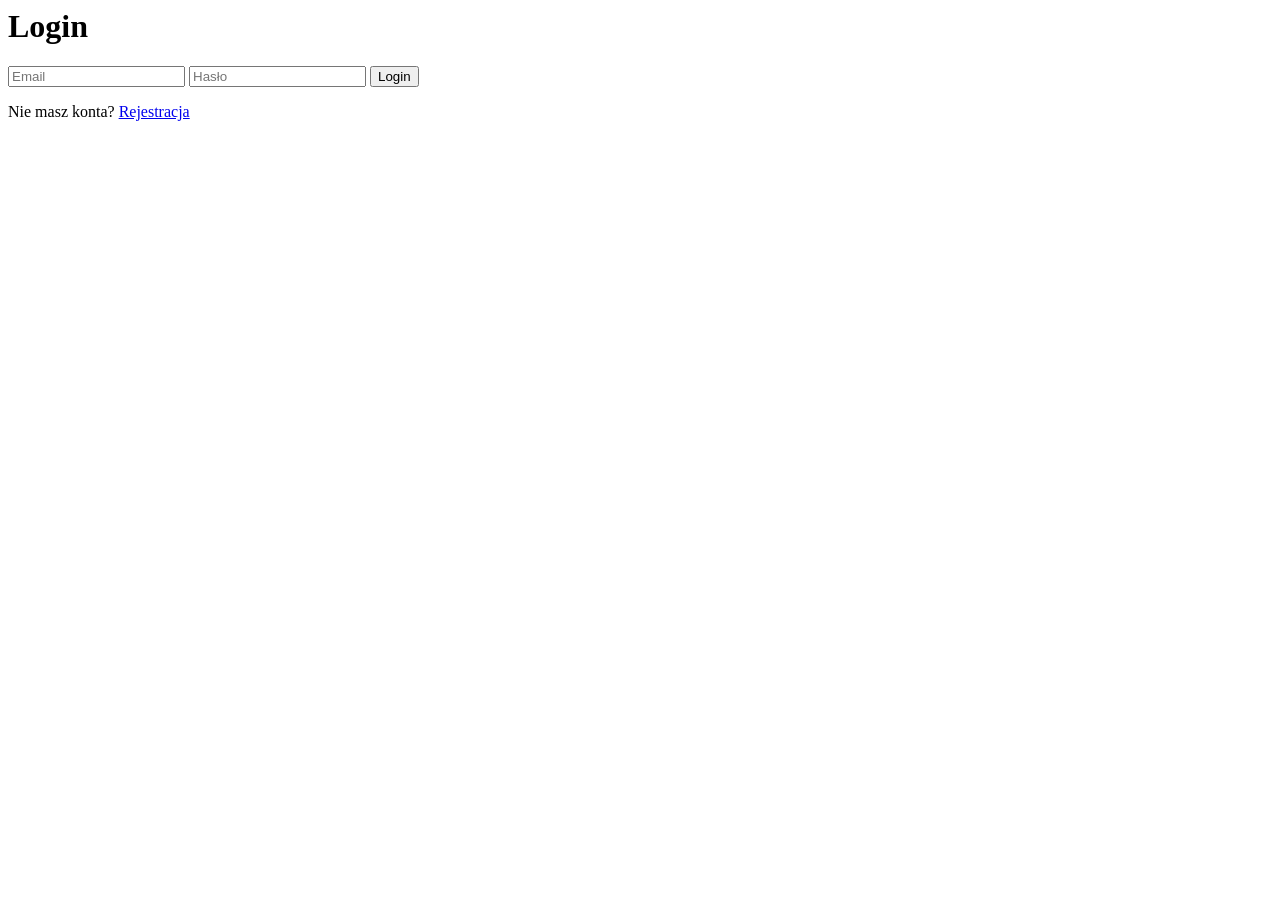
<file: logowanie.html>
<!--<?php
session_start();

$errors = [
  'login' => $_SESSION['login_error'] ?? '',
  'register' => $_SESSION['register_error'] ?? ''

];

$activeForm = $_SESSION['active_form'] ?? 'login';

session_unset();

function showError($error) {
  return !empty($error) ? "<p class='error-massage>$error</p>" : '';
}

function isActiveForm($formName, $activeForm) {
  return $formName === $activeForm ? 'active' : '';
}

?>
-->
<html>
  <head>
    <meta charset="UTF-8" />
<meta name="viewport" content="width=device-width, initial-scale=1.0" />

    <link rel="stylesheet" href="css.css" />
  </head>
  <body>
    <div class="container">
      <div class="form-box active" id="login-form">
        <form action="">
          <h1>Login</h1>
          <input type="email" name="email" placeholder="Email" />
          <input type="password" name="password" placeholder="Hasło" />
          <button type="submit" name="login">Login</button>

          <p>
            Nie masz konta?
            <a href="#" onclick="showForm('register-form')"> Rejestracja</a>
          </p>
        </form>
      </div>

      <div class="form-box" id="register-form">
        <form action="">
          <h1>Rejestracja</h1>

          <input type="text" name="name" placeholder="Imie" />
          <input type="email" name="email" placeholder="Email" />
          <input type="password" name="password" placeholder="Hasło" />
          <button type="submit" name="register">Zarejestruj się</button>

          <p>
            Masz konto?
            <a href="#" onclick="showForm('login-form')"> Zaloguj się</a>
          </p>
        </form>
      </div>
    </div>
    <script src="script.js"></script>
  </body>
</html>
</file>
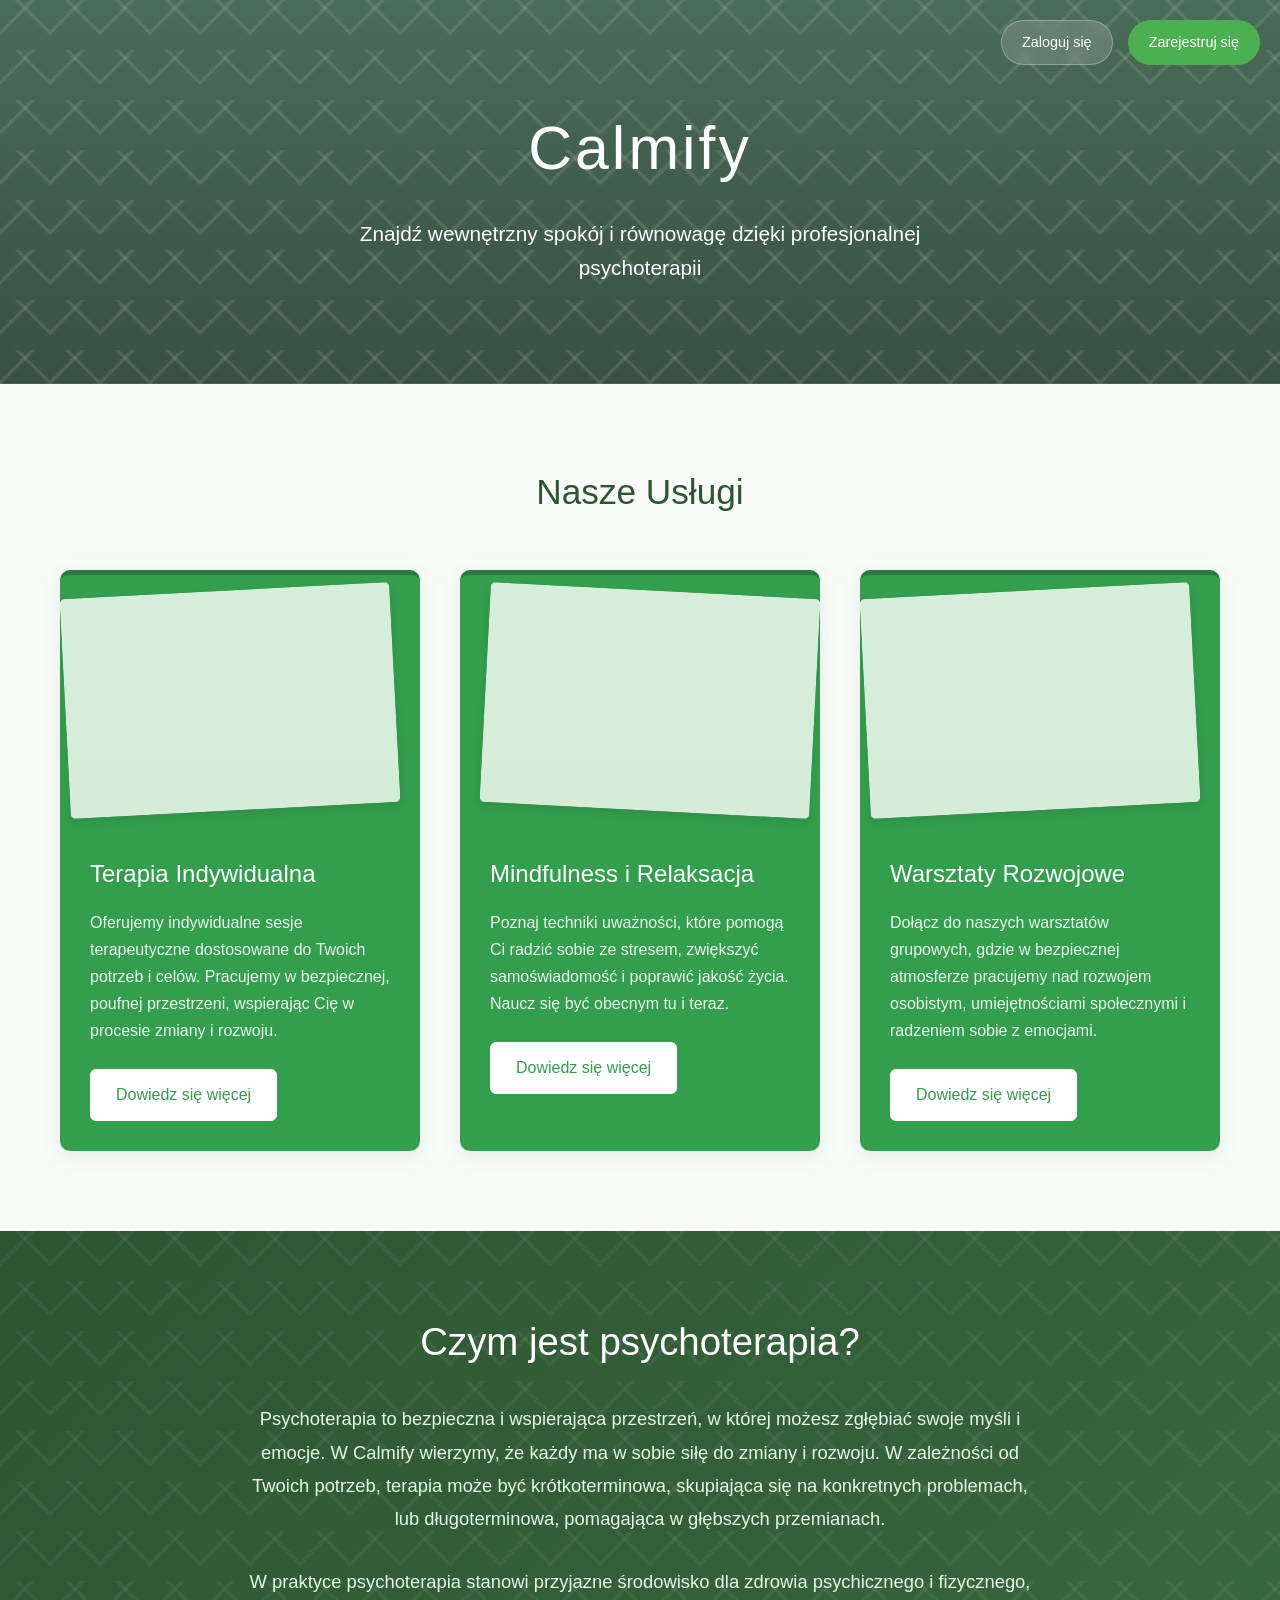
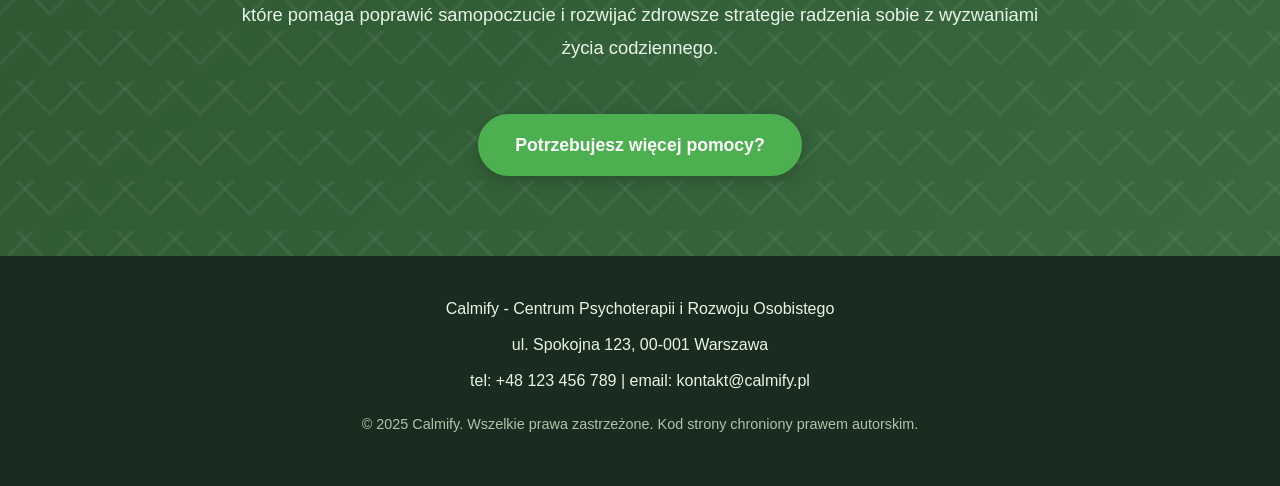
<file: strona_glowna.html>
<!DOCTYPE html>
<html lang="pl">
  <head>
    <meta charset="UTF-8" />
    <meta name="viewport" content="width=device-width, initial-scale=1.0" />
    <title>Calmify - Psychoterapia i Rozwój Osobisty</title>
    <link
      rel="icon"
      type="image/svg+xml"
      href="data:image/svg+xml,%3Csvg xmlns='http://www.w3.org/2000/svg' viewBox='0 0 100 100'%3E%3Ccircle cx='50' cy='40' r='20' fill='%23339e4e' opacity='0.8'/%3E%3Ccircle cx='50' cy='40' r='15' fill='%232a7a3f'/%3E%3Cpath d='M35 60 L50 45 L65 60 L50 75 Z' fill='%23339e4e'/%3E%3Ccircle cx='50' cy='40' r='8' fill='%23ffffff'/%3E%3C/svg%3E"
    />
    <style>
      /* Reset i podstawowe style */
      * {
        margin: 0;
        padding: 0;
        box-sizing: border-box;
        font-family: "Segoe UI", Tahoma, Geneva, Verdana, sans-serif;
      }

      body {
        color: #2d3a2d;
        line-height: 1.6;
        background-color: #f8fbf8;
        min-height: 100vh;
        display: flex;
        flex-direction: column;
      }

      /* Sekcja nagłówka z tłem */
      .header-section {
        background: linear-gradient(
            rgba(44, 82, 59, 0.85),
            rgba(34, 62, 46, 0.9)
          ),
          url("https://images.unsplash.com/photo-1506905925346-21bda4d32df4?ixlib=rb-1.2.1&auto=format&fit=crop&w=1350&q=80");
        background-size: cover;
        background-position: center;
        color: white;
        padding: 100px 20px;
        text-align: center;
        position: relative;
        overflow: hidden;
      }

      .header-section::before {
        content: "";
        position: absolute;
        top: 0;
        left: 0;
        width: 100%;
        height: 100%;
        background: linear-gradient(
            45deg,
            transparent 65%,
            rgba(255, 255, 255, 0.1) 65%,
            rgba(255, 255, 255, 0.1) 70%,
            transparent 70%
          ),
          linear-gradient(
            -45deg,
            transparent 65%,
            rgba(255, 255, 255, 0.1) 65%,
            rgba(255, 255, 255, 0.1) 70%,
            transparent 70%
          );
        background-size: 50px 50px;
        pointer-events: none;
      }

      .header-section h1 {
        font-size: 3.8rem;
        margin-bottom: 20px;
        letter-spacing: 3px;
        font-weight: 300;
      }

      .header-section p {
        font-size: 1.3rem;
        max-width: 600px;
        margin: 0 auto;
        font-weight: 300;
      }

      /* Przyciski w prawym górnym rogu */
      .auth-buttons {
        position: absolute;
        top: 20px;
        right: 20px;
        display: flex;
        gap: 15px;
        z-index: 10;
      }

      .auth-button {
        padding: 10px 20px;
        border-radius: 50px;
        text-decoration: none;
        font-weight: 500;
        font-size: 0.9rem;
        transition: all 0.3s ease;
        border: 1px solid rgba(255, 255, 255, 0.3);
        color: white;
        background-color: rgba(255, 255, 255, 0.1);
        backdrop-filter: blur(5px);
      }

      .auth-button:hover {
        background-color: rgba(255, 255, 255, 0.2);
        transform: translateY(-2px);
      }

      .auth-button.login {
        background-color: rgba(255, 255, 255, 0.15);
      }

      .auth-button.register {
        background-color: #4caf50;
        border-color: #4caf50;
      }

      .auth-button.register:hover {
        background-color: #3d8b40;
      }

      /* Kontener główny */
      .container {
        max-width: 1200px;
        margin: 0 auto;
        padding: 0 20px;
        flex: 1;
      }

      /* Sekcja z gridem 3-kolumnowym */
      .grid-section {
        padding: 80px 0;
      }

      .section-title {
        text-align: center;
        margin-bottom: 50px;
        font-size: 2.2rem;
        color: #2c5530;
        font-weight: 400;
      }

      /* Grid 3-kolumnowy */
      .grid-3-columns {
        display: grid;
        grid-template-columns: repeat(3, 1fr);
        gap: 40px;
      }

      /* Karty w gridzie */
      .grid-card {
        background: #339e4e;
        border-radius: 10px;
        overflow: hidden;
        box-shadow: 0 5px 20px rgba(76, 118, 89, 0.1);
        transition: transform 0.3s ease, box-shadow 0.3s ease;
        border-top: 5px solid #2a7a3f;
        position: relative;
      }

      .grid-card:hover {
        transform: translateY(-10px);
        box-shadow: 0 15px 30px rgba(76, 118, 89, 0.2);
        background: #2a8a45;
      }

      .card-image {
        height: 220px;
        background-color: #e8f5e9;
        background-size: cover;
        background-position: center;
        opacity: 0.9;
        transform: rotate(-3deg) translateX(-10px);
        margin: 15px;
        border-radius: 5px;
        box-shadow: 0 4px 8px rgba(0, 0, 0, 0.1);
        transition: transform 0.3s ease;
      }

      .grid-card:nth-child(even) .card-image {
        transform: rotate(3deg) translateX(10px);
      }

      .grid-card:hover .card-image {
        transform: rotate(0) translateX(0);
        opacity: 1;
      }

      .card-content {
        padding: 30px;
      }

      .card-title {
        font-size: 1.5rem;
        margin-bottom: 15px;
        color: white;
        font-weight: 500;
      }

      .card-text {
        color: rgba(255, 255, 255, 0.9);
        margin-bottom: 25px;
        line-height: 1.7;
      }

      .card-button {
        display: inline-block;
        background-color: white;
        color: #339e4e;
        padding: 12px 25px;
        border-radius: 6px;
        text-decoration: none;
        font-weight: 500;
        transition: all 0.3s;
        border: 1px solid white;
      }

      .card-button:hover {
        background-color: transparent;
        color: white;
      }

      /* Sekcja informacyjna */
      .info-section {
        background: linear-gradient(135deg, #2c5530, #3a6940);
        color: white;
        padding: 80px 0;
        text-align: center;
        position: relative;
        overflow: hidden;
      }

      .info-section::before {
        content: "";
        position: absolute;
        top: 0;
        left: 0;
        width: 100%;
        height: 100%;
        background: linear-gradient(
            45deg,
            transparent 65%,
            rgba(255, 255, 255, 0.05) 65%,
            rgba(255, 255, 255, 0.05) 70%,
            transparent 70%
          ),
          linear-gradient(
            -45deg,
            transparent 65%,
            rgba(255, 255, 255, 0.05) 65%,
            rgba(255, 255, 255, 0.05) 70%,
            transparent 70%
          );
        background-size: 50px 50px;
        pointer-events: none;
      }

      .info-section h2 {
        font-size: 2.4rem;
        margin-bottom: 30px;
        font-weight: 400;
        position: relative;
        z-index: 1;
      }

      .info-section p {
        max-width: 800px;
        margin: 0 auto 30px;
        font-size: 1.15rem;
        color: #e8f5e9;
        line-height: 1.8;
        position: relative;
        z-index: 1;
      }

      /* Styl dla nowego przycisku */
      .help-button {
        display: inline-block;
        background-color: #4caf50;
        color: white;
        padding: 15px 35px;
        border-radius: 50px;
        text-decoration: none;
        font-weight: 600;
        font-size: 1.1rem;
        transition: all 0.3s ease;
        border: 2px solid #4caf50;
        margin-top: 20px;
        box-shadow: 0 4px 15px rgba(0, 0, 0, 0.2);
        position: relative;
        z-index: 1;
      }

      .help-button:hover {
        background-color: transparent;
        color: #4caf50;
        transform: translateY(-3px);
        box-shadow: 0 6px 20px rgba(0, 0, 0, 0.25);
      }

      /* Stopka */
      footer {
        background-color: #1a2c1f;
        color: #e8f5e9;
        text-align: center;
        padding: 40px 20px;
        margin-top: auto;
      }

      footer p {
        margin-bottom: 10px;
      }

      .copyright {
        font-size: 0.9rem;
        color: #a8c6a9;
        margin-top: 20px;
      }

      /* Responsywność */
      @media (max-width: 992px) {
        .grid-3-columns {
          grid-template-columns: repeat(2, 1fr);
        }

        .card-image {
          transform: rotate(-2deg) translateX(-5px);
        }

        .grid-card:nth-child(even) .card-image {
          transform: rotate(2deg) translateX(5px);
        }
      }

      @media (max-width: 768px) {
        .auth-buttons {
          position: static;
          justify-content: center;
          margin-bottom: 20px;
        }
      }

      @media (max-width: 576px) {
        .grid-3-columns {
          grid-template-columns: 1fr;
        }

        .header-section h1 {
          font-size: 2.8rem;
        }

        .header-section p {
          font-size: 1.1rem;
        }

        .help-button {
          padding: 12px 25px;
          font-size: 1rem;
        }

        .card-image {
          transform: rotate(0) translateX(0);
          margin: 10px;
        }

        .grid-card:nth-child(even) .card-image {
          transform: rotate(0) translateX(0);
        }

        .auth-buttons {
          flex-direction: column;
          align-items: center;
          gap: 10px;
        }

        .auth-button {
          width: 150px;
          text-align: center;
        }
      }
    </style>
  </head>
  <body>
    <!-- Sekcja nagłówka z tłem -->
    <section class="header-section">
      <!-- Przyciski logowania i rejestracji -->
      <div class="auth-buttons">
        <a href="logowanie.php" class="auth-button login">Zaloguj się</a>
        <a href="logowanie.php" class="auth-button register">Zarejestruj się</a>
      </div>

      <h1>Calmify</h1>
      <p>
        Znajdź wewnętrzny spokój i równowagę dzięki profesjonalnej psychoterapii
      </p>
    </section>

    <!-- Główna zawartość strony -->
    <div class="container">
      <!-- Sekcja z gridem 3-kolumnowym -->
      <section class="grid-section">
        <h2 class="section-title">Nasze Usługi</h2>

        <div class="grid-3-columns">
          <!-- Karta 1 -->
          <div class="grid-card">
            <div
              class="card-image"
              style="
                background-image: url('https://images.unsplash.com/photo-1573496359142-b8d87734a5a2?ixlib=rb-1.2.1&auto=format&fit=crop&w=634&q=80');
              "
            ></div>
            <div class="card-content">
              <h3 class="card-title">Terapia Indywidualna</h3>
              <p class="card-text">
                Oferujemy indywidualne sesje terapeutyczne dostosowane do Twoich
                potrzeb i celów. Pracujemy w bezpiecznej, poufnej przestrzeni,
                wspierając Cię w procesie zmiany i rozwoju.
              </p>
              <a href="#" class="card-button">Dowiedz się więcej</a>
            </div>
          </div>

          <!-- Karta 2 -->
          <div class="grid-card">
            <div
              class="card-image"
              style="
                background-image: url('https://images.unsplash.com/photo-1544367567-0f2fcb009e0b?ixlib=rb-1.2.1&auto=format&fit=crop&w=1220&q=80');
              "
            ></div>
            <div class="card-content">
              <h3 class="card-title">Mindfulness i Relaksacja</h3>
              <p class="card-text">
                Poznaj techniki uważności, które pomogą Ci radzić sobie ze
                stresem, zwiększyć samoświadomość i poprawić jakość życia. Naucz
                się być obecnym tu i teraz.
              </p>
              <a href="#" class="card-button">Dowiedz się więcej</a>
            </div>
          </div>

          <!-- Karta 3 -->
          <div class="grid-card">
            <div
              class="card-image"
              style="
                background-image: url('https://images.unsplash.com/photo-1519494026892-80bbd2d6fd0d?ixlib=rb-1.2.1&auto=format&fit=crop&w=1335&q=80');
              "
            ></div>
            <div class="card-content">
              <h3 class="card-title">Warsztaty Rozwojowe</h3>
              <p class="card-text">
                Dołącz do naszych warsztatów grupowych, gdzie w bezpiecznej
                atmosferze pracujemy nad rozwojem osobistym, umiejętnościami
                społecznymi i radzeniem sobie z emocjami.
              </p>
              <a href="#" class="card-button">Dowiedz się więcej</a>
            </div>
          </div>
        </div>
      </section>
    </div>

    <!-- Sekcja informacyjna -->
    <section class="info-section">
      <div class="container">
        <h2>Czym jest psychoterapia?</h2>
        <p>
          Psychoterapia to bezpieczna i wspierająca przestrzeń, w której możesz
          zgłębiać swoje myśli i emocje. W Calmify wierzymy, że każdy ma w sobie
          siłę do zmiany i rozwoju. W zależności od Twoich potrzeb, terapia może
          być krótkoterminowa, skupiająca się na konkretnych problemach, lub
          długoterminowa, pomagająca w głębszych przemianach.
        </p>
        <p>
          W praktyce psychoterapia stanowi przyjazne środowisko dla zdrowia
          psychicznego i fizycznego, które pomaga poprawić samopoczucie i
          rozwijać zdrowsze strategie radzenia sobie z wyzwaniami życia
          codziennego.
        </p>

        <!-- Nowy przycisk -->
        <a href="#" class="help-button">Potrzebujesz więcej pomocy?</a>
      </div>
    </section>

    <!-- Stopka -->
    <footer>
      <div class="container">
        <p>Calmify - Centrum Psychoterapii i Rozwoju Osobistego</p>
        <p>ul. Spokojna 123, 00-001 Warszawa</p>
        <p>tel: +48 123 456 789 | email: kontakt@calmify.pl</p>
        <p class="copyright">
          © 2025 Calmify. Wszelkie prawa zastrzeżone. Kod strony chroniony
          prawem autorskim.
        </p>
      </div>
    </footer>
  </body>
</html>
</file>
<file: css.css>
.form-box {
  display: none;
}

.form-box.active {
  display: block;
}

.error-massage {
  padding: 12px;
  background: #f8d7da;
  border-radius: 6px;
  font-size: 16px;
  color: #a42834;
  text-align: center;
  margin-bottom: 20px;
}
</file>
